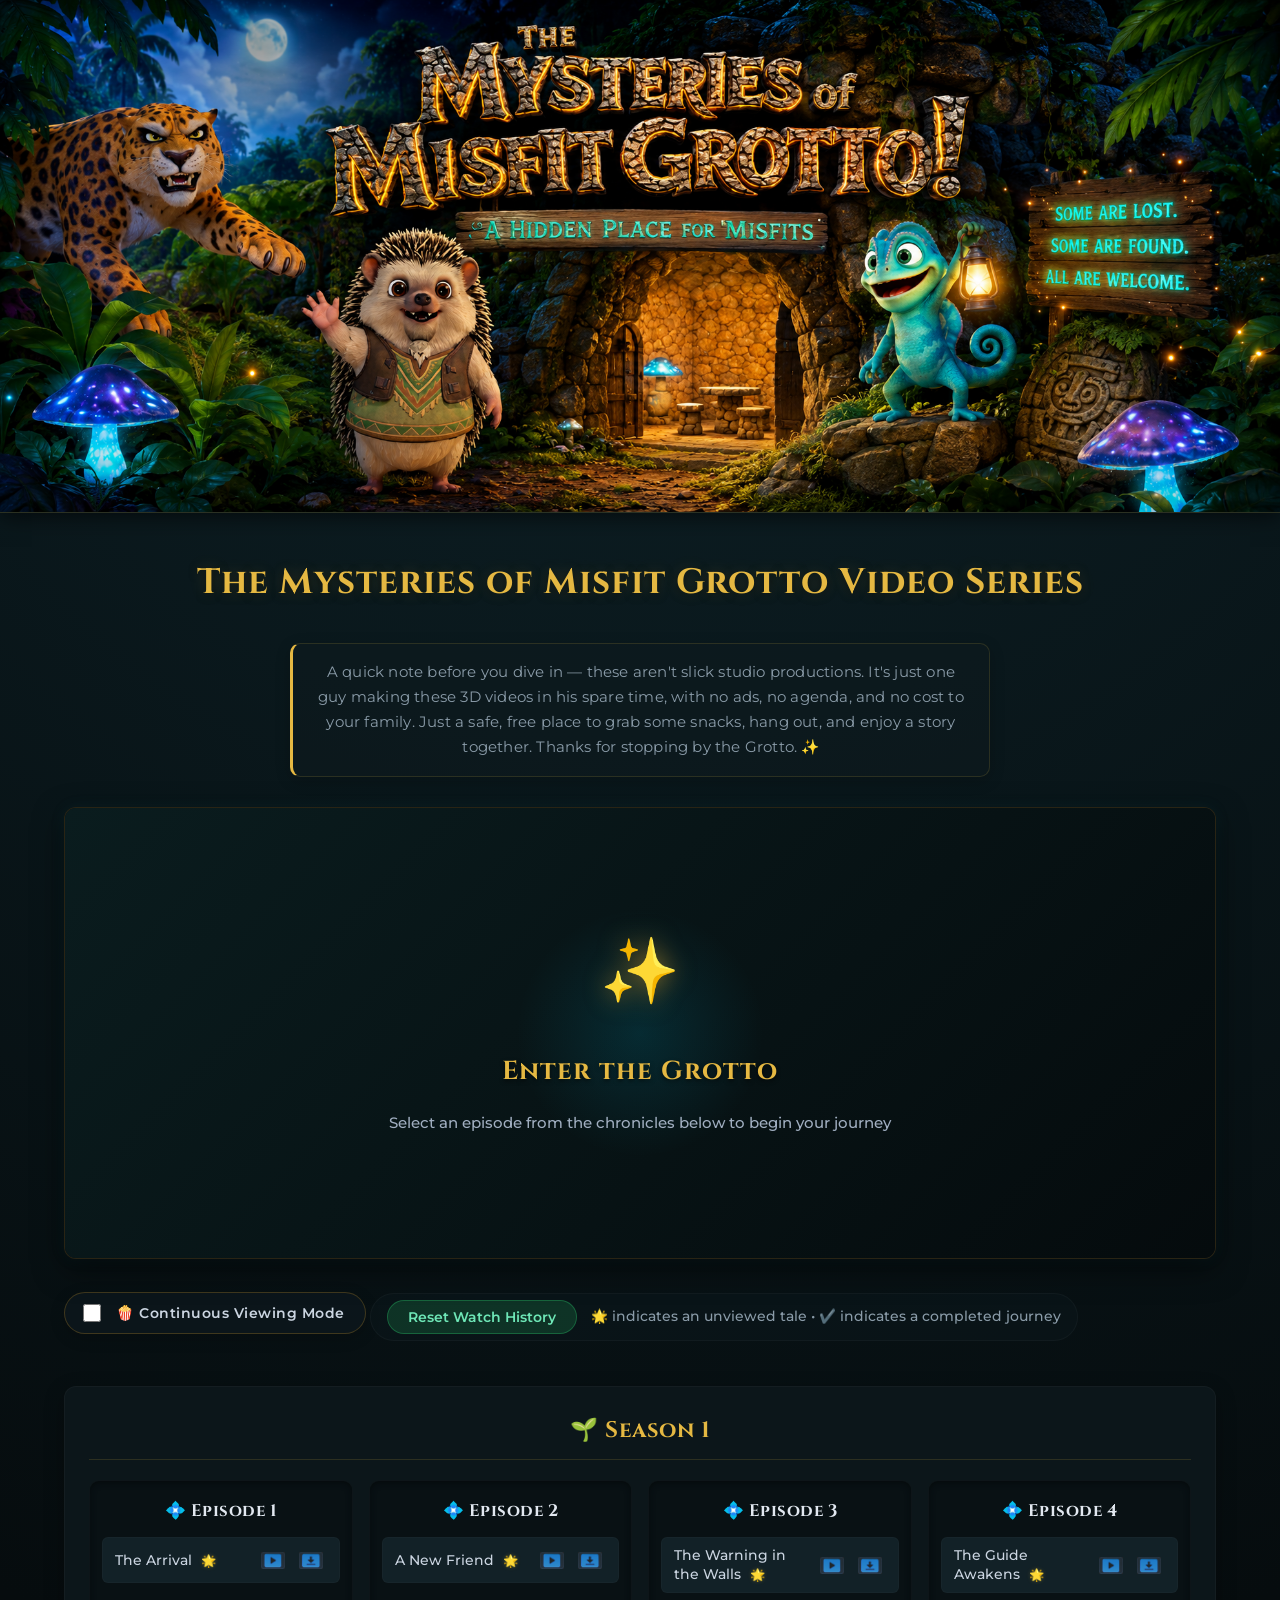
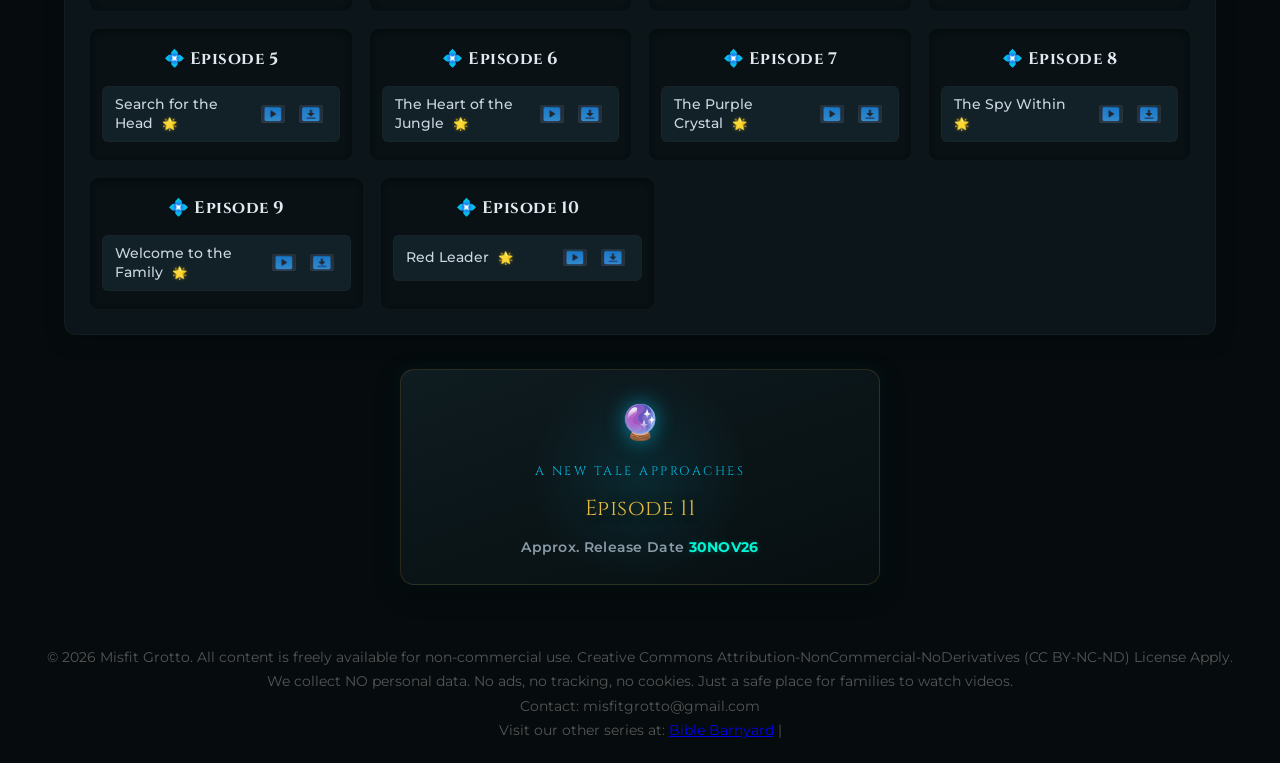
<file: index.html>
<!DOCTYPE html>
<html lang="en">
<head>
    <meta charset="UTF-8" />
    <meta name="viewport" content="width=device-width, initial-scale=1.0" />
    <meta name="p:domain_verify" content="c8558d85051b921ac4e3caafdfd5c533" />
    <title>Misfit Grotto</title>
    <link rel="icon" type="image/png" href="/images/fav.png">
    <!-- Changed font pairings to a high-character serif for headings and a clean sans-serif for content -->
    <link href="https://fonts.googleapis.com/css2?family=Cinzel:wght@600;700&family=Montserrat:wght@400;500;600&display=swap" rel="stylesheet">
    <link rel="stylesheet" href="./style.css">
</head>

<body>
    <header>
        <img src="/images/website_main.png" alt="Misfit Grotto Banner" class="hero-img" />
    </header>   

    <main>
        <h2>The Mysteries of Misfit Grotto Video Series</h2>

        <div class="about-note">
            <p>
                A quick note before you dive in — these aren't slick studio productions. It's just one guy
                making these 3D videos in his spare time, with no ads, no agenda, and no cost to your family.
                Just a safe, free place to grab some snacks, hang out, and enjoy a story together. 
                Thanks for stopping by the Grotto. ✨
            </p>
        </div>

        <div class="main-video" id="videoContainer">
            <div class="video-placeholder" id="videoPlaceholder">
                <div class="placeholder-content">
                    <div class="placeholder-icon">✨</div>
                    <h3>Enter the Grotto</h3>
                    <p>Select an episode from the chronicles below to begin your journey</p>
                </div>
            </div>

            <video id="mainVideo" controls preload="metadata" playsinline>
                <source src="" type="video/mp4">
                Your browser does not support the video tag.
            </video>

            <div class="video-loading" id="videoLoading">
                <div class="spinner"></div>
                <div>Summoning video stream...</div>
            </div>

            <!-- Binge Watch countdown overlay -->
            <div id="bingeCountdown">
                <div class="countdown-inner">
                    <div class="countdown-text">
                        <strong>🍿 Next Adventure Awaits</strong>
                        <span id="nextVideoTitle">—</span>
                    </div>
                    <div class="countdown-number" id="countdownNumber">5</div>
                    <div class="countdown-bar-wrap">
                        <div class="countdown-bar" id="countdownBar"></div>
                    </div>
                    <button class="countdown-cancel" id="cancelBinge">Cancel</button>
                </div>
            </div>
        </div>

        <!-- Binge Watch toggle -->
        <label class="binge-row" id="bingeRow">
            <input type="checkbox" id="bingeToggle" />
            <span class="binge-label">🍿 Continuous Viewing Mode</span>
        </label>

        <div class="reset-row">
            <button id="resetWatched" class="reset-btn">Reset Watch History</button>
            <span class="reset-note">🌟 indicates an unviewed tale • ✔️ indicates a completed journey</span>
        </div>

        <div class="clusters">
            <!-- Videos will be dynamically generated here -->
        </div>

        <!-- Upcoming episode teaser card; populated from upcomingRelease in videos-data.js -->
        <div class="upcoming-episode" id="upcomingEpisode"></div>
    </main>
 
    <div class="footer">
            &copy; <span class="year"></span> Misfit Grotto. All content is freely available for non-commercial use.
            Creative Commons Attribution-NonCommercial-NoDerivatives (CC BY-NC-ND) License Apply.
            <br />
            We collect NO personal data. No ads, no tracking, no cookies. Just a safe place for families to watch videos.
            <br />
            Contact: misfitgrotto@gmail.com
            <br />
            Visit our other series at:
            <a href="https://www.biblebarnyard.com/@misfitgrotto" target="_blank" rel="noopener noreferrer">Bible Barnyard</a> |
    </div>

    <script>
        // Auto-version videos-data.js to prevent caching
        const version = new Date().getTime();
        document.write('<script src="./videos-data.js?t=' + version + '"><\/script>');
    </script>
    <script src="./utils.js"></script>
</body>
</html>
</file>
<file: style.css>
/* style.css */

:root {
    --bg-dark: #060c0e;
    --bg-card: #0c161a;
    --bg-block: #122127;
    --bg-block-alt: #162932;
    --text-main: #e2e8f0;
    --text-muted: #8a9ba8;
    --gold-primary: #e5b842;
    --gold-hover: #fcd34d;
    --teal-glow: #00d2ff;
    --emerald-glow: #00f5d4;
    --border-magic: rgba(229, 184, 66, 0.15);
}

* {
    box-sizing: border-box;
}

body {
    margin: 0;
    font-family: 'Montserrat', sans-serif;
    background-color: var(--bg-dark);
    color: var(--text-main);
    line-height: 1.7;
    background-image: radial-gradient(circle at 50% 0%, #0d2127 0%, var(--bg-dark) 70%);
}

header {
    width: 100%;
    box-shadow: 0 4px 20px rgba(0, 0, 0, 0.6);
    border-bottom: 1px solid var(--border-magic);
}

.hero-img {
    width: 100%;
    height: auto;
    display: block;
}

main {
    max-width: 1200px;
    margin: 40px auto;
    padding: 0 24px;
}

h2 {
    font-family: 'Cinzel', serif;
    font-size: 2.2em;
    color: var(--gold-primary);
    margin: 10px 0 30px;
    text-align: center;
    letter-spacing: 1px;
    text-shadow: 0 2px 8px rgba(0, 0, 0, 0.5), 0 0 15px rgba(229, 184, 66, 0.2);
}

.about-note {
    max-width: 700px;
    margin: 0 auto 30px;
    background: rgba(14, 26, 31, 0.5);
    border: 1px solid var(--border-magic);
    border-left: 3px solid var(--gold-primary);
    border-radius: 10px;
    padding: 16px 22px;
    box-shadow: 0 4px 15px rgba(0, 0, 0, 0.2);
}

.about-note p {
    margin: 0;
    font-size: 0.92rem;
    color: var(--text-muted);
    text-align: center;
    letter-spacing: 0.2px;
}

.clusters {
    display: flex;
    flex-wrap: wrap;
    justify-content: center;
    gap: 30px;
    margin-top: 20px;
}

.cluster {
    background: var(--bg-card);
    padding: 24px;
    border-radius: 12px;
    box-shadow: 0 6px 20px rgba(0, 0, 0, 0.3);
    border: 1px solid rgba(255, 255, 255, 0.03);
    flex: 1 1 100%;
    max-width: 100%;
}

.cluster h3 {
    font-family: 'Cinzel', serif;
    color: var(--gold-primary);
    margin-top: 0;
    margin-bottom: 20px;
    text-align: center;
    font-size: 1.4em;
    letter-spacing: 0.5px;
    border-bottom: 1px solid rgba(229, 184, 66, 0.15);
    padding-bottom: 10px;
}

.subclusters {
    display: flex;
    flex-wrap: wrap;
    gap: 16px;
    justify-content: flex-start;
}

.subcluster {
    flex: 1 1 220px;
    min-width: 200px;
    max-width: 275px;
    background: rgba(5, 11, 14, 0.4);
    padding: 12px;
    border-radius: 10px;
    box-shadow: inset 0 2px 6px rgba(0, 0, 0, 0.4);
    border: 1px solid rgba(255, 255, 255, 0.02);
    text-align: left;
    box-sizing: border-box;
}

.subcluster h4 {
    font-family: 'Cinzel', serif;
    color: #e2e8f0;
    margin: 4px 0 12px;
    font-size: 1.05em;
    text-align: center;
    letter-spacing: 0.5px;
}

.video-block {
    background: var(--bg-block);
    padding: 8px 12px;
    border-radius: 6px;
    margin-bottom: 6px;
    position: relative;
    display: flex;
    align-items: center;
    justify-content: space-between;
    gap: 8px;
    border: 1px solid rgba(255, 255, 255, 0.02);
    transition: all 0.2s ease;
}

.video-block-alt {
    background: var(--bg-block-alt);
}

.video-block:hover,
.video-block-alt:hover {
    background: #1b323c;
    border-color: rgba(0, 210, 255, 0.2);
    transform: translateY(-1px);
}

.video-title {
    font-weight: 500;
    margin-bottom: 0;
    font-size: 0.85em;
    white-space: normal;
    overflow: visible;
    text-overflow: unset;
    cursor: pointer;
    flex: 1;
    color: #cbd5e1;
    line-height: 1.4;
    transition: color 0.2s ease;
}

.video-block:hover .video-title {
    color: var(--gold-hover);
}

.video-links {
    display: flex;
    flex-wrap: nowrap;
    gap: 6px;
    align-items: center;
    flex-shrink: 0;
}

.video-links a {
    text-decoration: none;
    color: var(--text-muted);
    font-weight: 600;
    white-space: nowrap;
    font-size: 0.8em;
    padding: 2px 4px;
    transition: all 0.2s ease;
    display: flex;
    align-items: center;
}

.video-links a:hover {
    color: var(--teal-glow);
}

.icon-btn {
    width: 24px;
    height: 24px;
    object-fit: contain;
    display: block;
    transition: transform 0.2s ease, filter 0.2s ease;
    opacity: 0.75;
    filter: invert(85%) sepia(10%) saturate(200%) hue-rotate(170deg);
}

.video-block:hover .icon-btn {
    opacity: 1;
    filter: none;
}

.video-links a:hover .icon-btn {
    transform: scale(1.15);
    filter: drop-shadow(0 0 4px var(--teal-glow));
}

.main-video {
    position: relative;
    background: #090e11;
    border-radius: 12px;
    overflow: hidden;
    margin-bottom: 24px;
    box-shadow: 0 10px 30px rgba(0, 0, 0, 0.5), 0 0 15px rgba(26, 140, 150, 0.1);
    min-height: 450px;
    display: flex;
    align-items: center;
    justify-content: center;
    border: 1px solid rgba(220, 160, 40, 0.15);
}

.video-placeholder {
    width: 100%;
    height: 100%;
    display: flex;
    align-items: center;
    justify-content: center;
    background: linear-gradient(135deg, #0a1c1e 0%, #050b0d 100%);
    min-height: 450px;
    position: relative;
}

.video-placeholder::before {
    content: '';
    position: absolute;
    width: 250px;
    height: 250px;
    background: radial-gradient(circle, rgba(0, 210, 255, 0.12) 0%, transparent 70%);
    top: 50%;
    left: 50%;
    transform: translate(-50%, -50%);
    pointer-events: none;
}

.placeholder-content {
    text-align: center;
    color: #e2e8f0;
    padding: 40px;
    z-index: 2;
}

.placeholder-icon {
    font-size: 64px;
    margin-bottom: 20px;
    filter: drop-shadow(0 0 12px rgba(220, 160, 40, 0.6));
    animation: magicalPulse 3s ease-in-out infinite;
}

@keyframes magicalPulse {
    0%, 100% {
        transform: scale(1);
        opacity: 0.8;
        filter: drop-shadow(0 0 8px rgba(220, 160, 40, 0.4));
    }
    50% {
        transform: scale(1.05);
        opacity: 1;
        filter: drop-shadow(0 0 18px rgba(0, 210, 255, 0.7));
    }
}

.placeholder-content h3 {
    font-size: 26px;
    margin-bottom: 12px;
    font-family: 'Cinzel', serif;
    color: #e5b842;
    letter-spacing: 1px;
    text-shadow: 0 2px 4px rgba(0, 0, 0, 0.6);
}

.placeholder-content p {
    font-size: 15px;
    color: #a0aec0;
    font-weight: 500;
}

#mainVideo {
    width: 100%;
    display: none;
    border-radius: 12px;
}

.video-loading {
    position: absolute;
    top: 50%;
    left: 50%;
    transform: translate(-50%, -50%);
    color: #e5b842;
    font-size: 16px;
    font-family: 'Montserrat', sans-serif;
    font-weight: 600;
    pointer-events: none;
    opacity: 0;
    transition: opacity 0.3s;
    z-index: 10;
    text-shadow: 0 2px 4px rgba(0, 0, 0, 0.8);
    text-align: center;
}

.video-loading.show {
    opacity: 1;
}

.spinner {
    border: 4px solid rgba(225, 185, 65, 0.1);
    border-top: 4px solid #e5b842;
    border-radius: 50%;
    width: 44px;
    height: 44px;
    animation: spin 1s linear infinite;
    margin: 0 auto 12px;
    box-shadow: 0 0 8px rgba(225, 185, 65, 0.3);
}

@keyframes spin {
    0% {
        transform: rotate(0deg);
    }
    100% {
        transform: rotate(360deg);
    }
}

.binge-row {
    display: inline-flex;
    align-items: center;
    gap: 12px;
    margin: 0 0 20px;
    background: rgba(14, 26, 31, 0.65);
    border: 1px solid rgba(220, 160, 40, 0.25);
    border-radius: 999px;
    padding: 8px 20px 8px 14px;
    box-shadow: 0 4px 15px rgba(0, 0, 0, 0.2);
    cursor: pointer;
    user-select: none;
    transition: all 0.3s ease;
}

.binge-row:hover {
    border-color: #e5b842;
    background: rgba(22, 38, 46, 0.8);
    box-shadow: 0 0 12px rgba(225, 185, 65, 0.2);
}

.binge-row input[type="checkbox"] {
    width: 18px;
    height: 18px;
    accent-color: #e5b842;
    cursor: pointer;
    flex-shrink: 0;
}

.binge-label {
    font-family: 'Montserrat', sans-serif;
    font-weight: 600;
    font-size: 0.9rem;
    color: #cbd5e1;
    white-space: nowrap;
    letter-spacing: 0.5px;
}

.binge-row.active {
    border-color: #00d2ff;
    background: rgba(7, 39, 48, 0.8);
    box-shadow: 0 0 15px rgba(0, 210, 255, 0.25);
}

.binge-row.active .binge-label {
    color: #00d2ff;
    text-shadow: 0 0 4px rgba(0, 210, 255, 0.2);
}

#bingeCountdown {
    position: absolute;
    bottom: 0;
    left: 0;
    right: 0;
    background: linear-gradient(transparent, rgba(5, 11, 14, 0.95) 40%);
    color: white;
    padding: 40px 24px 24px;
    display: none;
    z-index: 20;
    text-align: left;
    border-bottom-left-radius: 11px;
    border-bottom-right-radius: 11px;
}

#bingeCountdown.show {
    display: block;
}

.countdown-inner {
    display: flex;
    align-items: center;
    justify-content: space-between;
    gap: 18px;
    flex-wrap: wrap;
}

.countdown-text {
    font-family: 'Montserrat', sans-serif;
    font-size: 0.95rem;
}

.countdown-text strong {
    display: block;
    font-family: 'Cinzel', serif;
    font-size: 1.1rem;
    color: #e5b842;
    margin-bottom: 4px;
    letter-spacing: 0.5px;
}

#nextVideoTitle {
    color: #e2e8f0;
}

.countdown-number {
    font-size: 2.2rem;
    font-weight: 700;
    font-family: 'Cinzel', serif;
    color: #00d2ff;
    min-width: 40px;
    text-align: center;
    text-shadow: 0 0 10px rgba(0, 210, 255, 0.5);
}

.countdown-bar-wrap {
    flex: 1;
    min-width: 100px;
    height: 6px;
    background: rgba(255, 255, 255, 0.1);
    border-radius: 3px;
    overflow: hidden;
    border: 1px solid rgba(255, 255, 255, 0.05);
}

.countdown-bar {
    height: 100%;
    background: linear-gradient(90deg, #00d2ff, #00f5d4);
    border-radius: 3px;
    width: 100%;
    transition: width linear;
    box-shadow: 0 0 8px rgba(0, 210, 255, 0.6);
}

.countdown-cancel {
    background: rgba(239, 68, 68, 0.2);
    border: 1px solid rgba(239, 68, 68, 0.4);
    color: #fca5a5;
    padding: 8px 18px;
    border-radius: 999px;
    font-family: 'Montserrat', sans-serif;
    font-size: 0.85rem;
    font-weight: 600;
    cursor: pointer;
    transition: all 0.2s ease;
    white-space: nowrap;
}

.countdown-cancel:hover {
    background: rgba(239, 68, 68, 0.4);
    color: #ffffff;
    box-shadow: 0 0 10px rgba(239, 68, 68, 0.3);
}

.video-block.now-playing {
    background: rgba(7, 46, 56, 0.85) !important;
    border-left: 3px solid #00d2ff !important;
    box-shadow: inset 0 0 12px rgba(0, 210, 255, 0.15), 0 2px 8px rgba(0, 0, 0, 0.3) !important;
}

.video-block.now-playing .video-title {
    color: #00f5d4 !important;
    text-shadow: 0 0 6px rgba(0, 245, 212, 0.2);
}

.reset-row {
    display: inline-flex;
    justify-content: center;
    align-items: center;
    gap: 14px;
    margin: 10px auto 25px;
    background: rgba(14, 26, 31, 0.4);
    padding: 6px 16px;
    border-radius: 999px;
    border: 1px solid rgba(255, 255, 255, 0.03);
}

.reset-btn {
    display: inline-block;
    padding: 8px 20px;
    background-color: rgba(39, 174, 96, 0.2);
    color: #6ee7b7;
    border: 1px solid rgba(39, 174, 96, 0.4);
    border-radius: 999px;
    cursor: pointer;
    font-size: 0.85rem;
    font-weight: 600;
    font-family: 'Montserrat', sans-serif;
    transition: all 0.2s ease;
}

.reset-btn:hover {
    background-color: rgba(39, 174, 96, 0.35);
    color: #ffffff;
    box-shadow: 0 0 10px rgba(39, 174, 96, 0.2);
}

.reset-btn:active {
    transform: scale(0.98);
}

.reset-note {
    font-size: 0.85rem;
    color: var(--text-muted);
    font-family: 'Montserrat', sans-serif;
    font-weight: 500;
}

.watch-status {
    font-weight: bold;
    margin-left: 6px;
    font-size: 0.9em;
}

.watch-status.viewed {
    color: var(--emerald-glow);
    text-shadow: 0 0 4px rgba(0, 245, 212, 0.3);
}

.watch-status.unviewed {
    color: var(--gold-primary);
    text-shadow: 0 0 4px rgba(229, 184, 66, 0.3);
}

/* ── Upcoming Episode teaser card ─────────────────────────────────── */
.upcoming-episode {
    max-width: 480px;
    margin: 34px auto 10px;
    padding: 24px 30px;
    text-align: center;
    position: relative;
    overflow: hidden;
    border-radius: 14px;
    background: linear-gradient(160deg, rgba(18, 33, 39, 0.75) 0%, rgba(8, 15, 18, 0.75) 100%);
    border: 1px solid var(--border-magic);
    box-shadow: 0 8px 24px rgba(0, 0, 0, 0.35), 0 0 20px rgba(0, 210, 255, 0.06);
}

.upcoming-episode::before {
    content: '';
    position: absolute;
    width: 220px;
    height: 220px;
    background: radial-gradient(circle, rgba(0, 210, 255, 0.1) 0%, transparent 70%);
    top: 50%;
    left: 50%;
    transform: translate(-50%, -50%);
    pointer-events: none;
}

.upcoming-icon {
    position: relative;
    z-index: 2;
    font-size: 34px;
    margin-bottom: 10px;
    display: inline-block;
    filter: drop-shadow(0 0 10px rgba(0, 210, 255, 0.55));
    animation: magicalPulse 3s ease-in-out infinite;
}

.upcoming-label {
    position: relative;
    z-index: 2;
    font-family: 'Cinzel', serif;
    font-size: 0.78rem;
    letter-spacing: 2.5px;
    text-transform: uppercase;
    color: var(--teal-glow);
    opacity: 0.85;
    margin-bottom: 8px;
}

.upcoming-episode-name {
    position: relative;
    z-index: 2;
    font-family: 'Cinzel', serif;
    font-size: 1.35rem;
    color: var(--gold-primary);
    letter-spacing: 0.5px;
    margin-bottom: 8px;
    text-shadow: 0 2px 6px rgba(0, 0, 0, 0.5), 0 0 14px rgba(229, 184, 66, 0.25);
}

.upcoming-date {
    position: relative;
    z-index: 2;
    font-family: 'Montserrat', sans-serif;
    font-size: 0.9rem;
    font-weight: 600;
    color: var(--text-muted);
    letter-spacing: 0.3px;
}

.upcoming-date span {
    color: var(--emerald-glow);
    font-weight: 700;
    text-shadow: 0 0 6px rgba(0, 245, 212, 0.25);
}

.footer {
    text-align: center;
    padding: 20px;
    font-size: 0.9rem;
    color: #555;
}

@media (max-width: 900px) {
    .subclusters {
        justify-content: center;
    }

    .subcluster {
        flex: 1 1 180px;
        max-width: none;
    }
}

@media (max-width: 768px) {
    h2 {
        font-size: 1.6em;
    }

    .main-video {
        min-height: 300px;
    }

    .video-placeholder {
        min-height: 300px;
    }

    .reset-row {
        flex-direction: column;
        border-radius: 16px;
    }

    .upcoming-episode {
        margin: 26px 16px 10px;
        padding: 20px 20px;
    }
}
</file>
